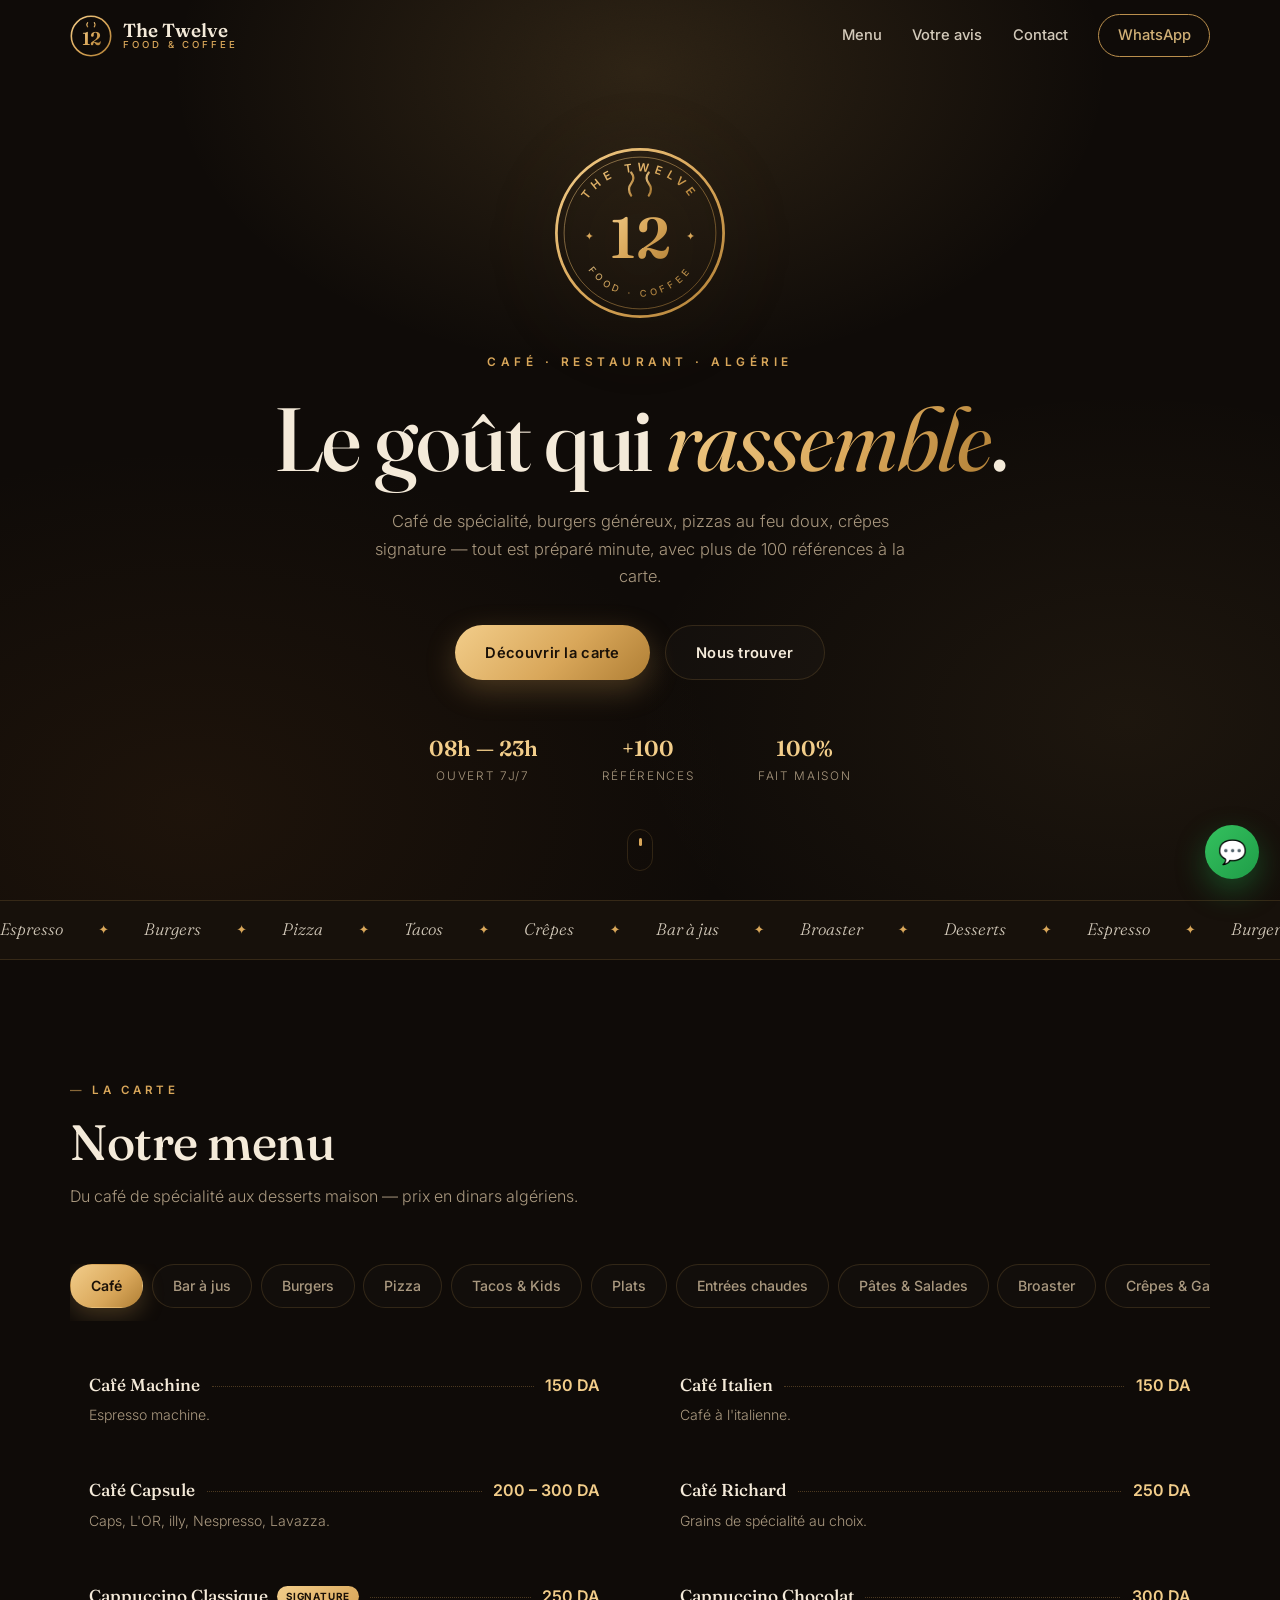
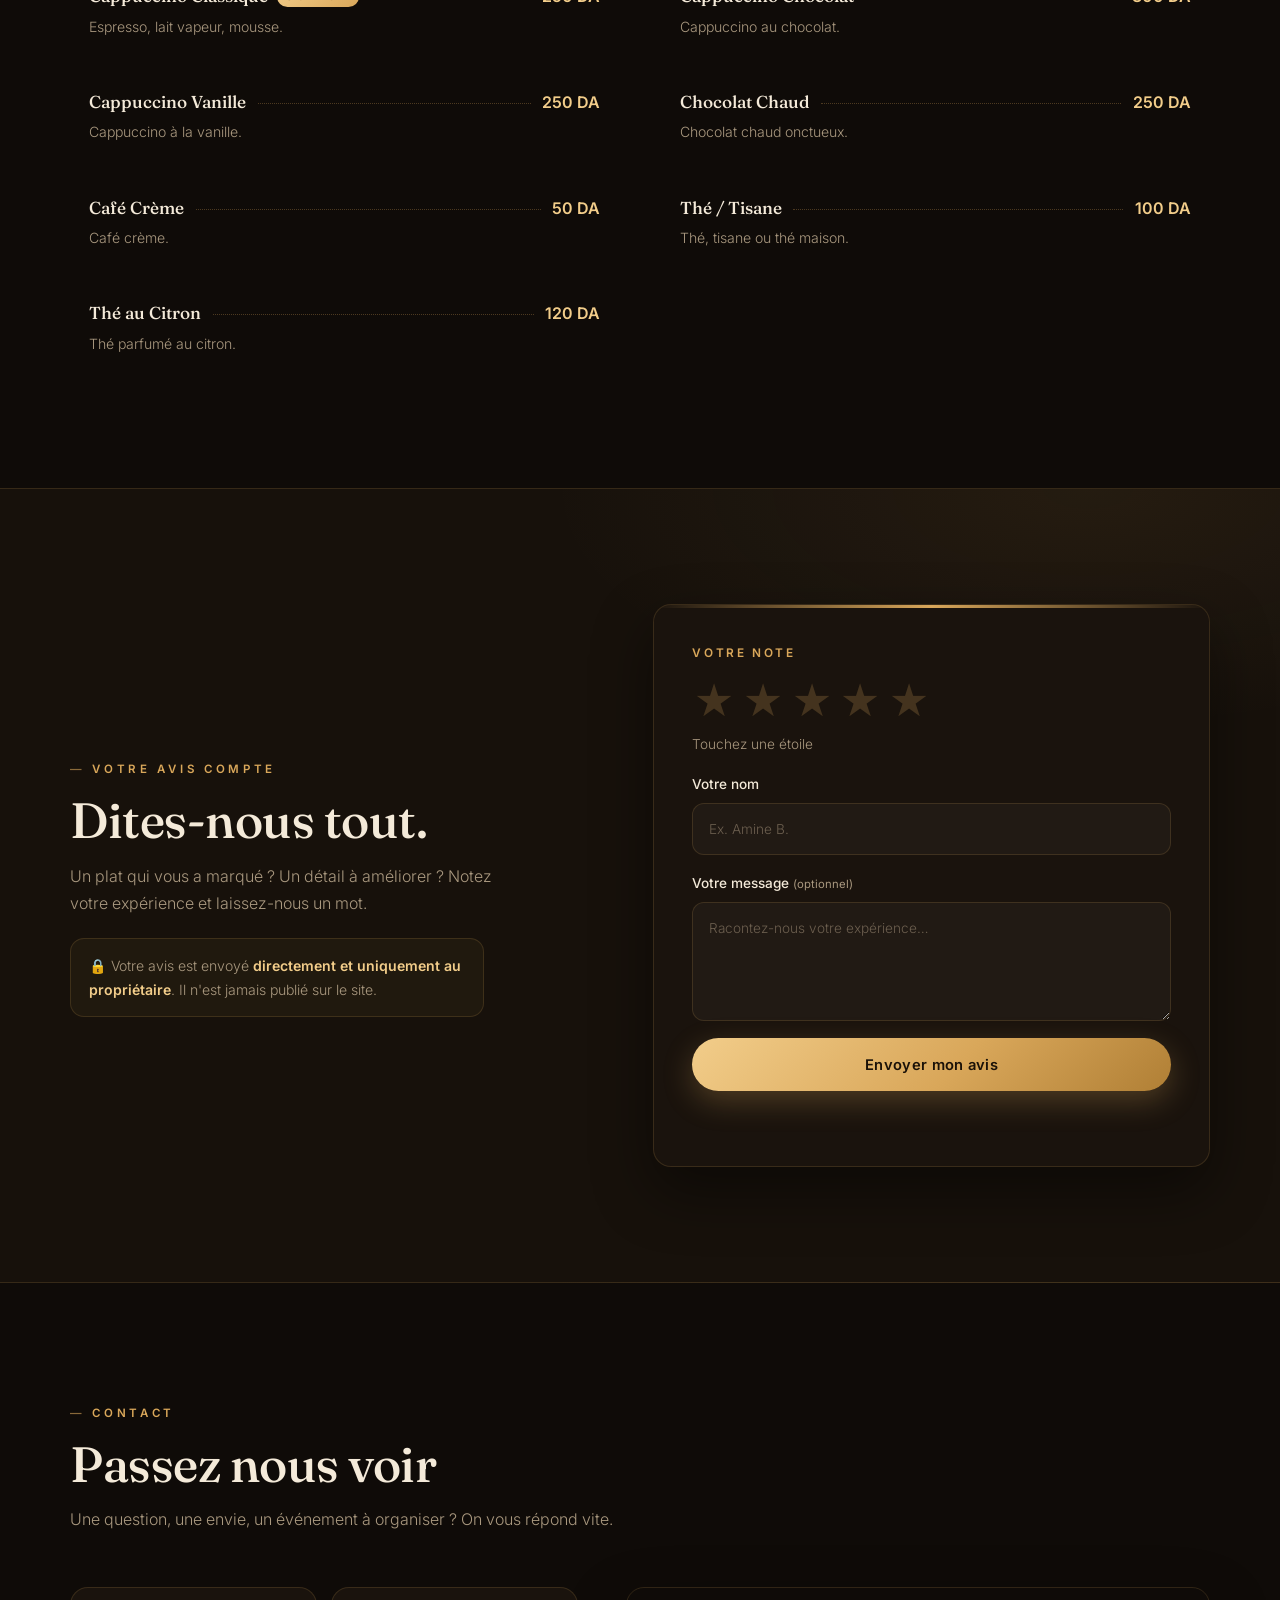
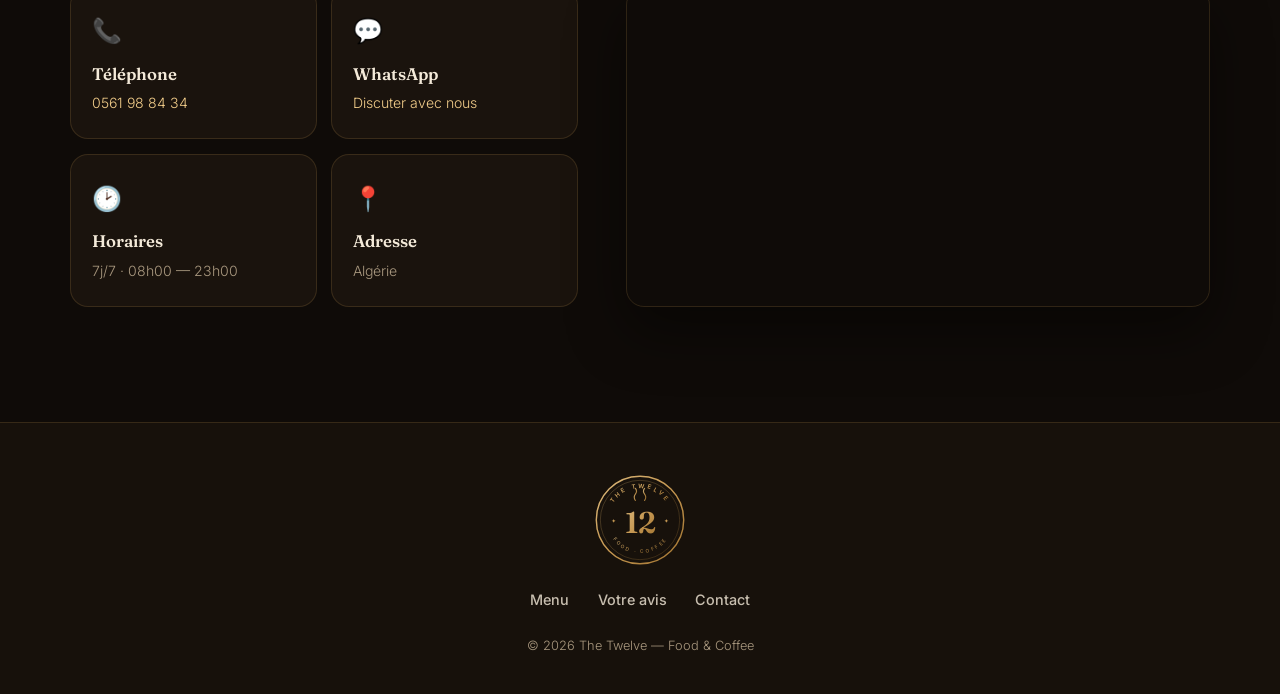
<file: index.html>
<!DOCTYPE html>
<html lang="fr">
<head>
  <meta charset="UTF-8" />
  <meta name="viewport" content="width=device-width, initial-scale=1.0" />
  <title>The Twelve — Café · Restaurant</title>
  <meta name="description" content="The Twelve — Food & Coffee. Café de spécialité, burgers, pizza, crêpes et desserts en Algérie. Découvrez la carte, laissez votre avis et venez nous voir." />
  <meta property="og:title" content="The Twelve — Food & Coffee" />
  <meta property="og:description" content="Café de spécialité, cuisine généreuse et moments à partager. Ouvert 7j/7, 08h—23h." />
  <meta property="og:type" content="website" />
  <link rel="icon" href="data:image/svg+xml,%3Csvg xmlns='http://www.w3.org/2000/svg' viewBox='0 0 100 100'%3E%3Ccircle cx='50' cy='50' r='48' fill='%230f0b08'/%3E%3Ccircle cx='50' cy='50' r='44' fill='none' stroke='%23d9a75a' stroke-width='3'/%3E%3Ctext x='50' y='66' font-size='44' font-family='Georgia,serif' font-weight='700' text-anchor='middle' fill='%23d9a75a'%3E12%3C/text%3E%3C/svg%3E" />
  <link rel="preconnect" href="https://fonts.googleapis.com" />
  <link rel="preconnect" href="https://fonts.gstatic.com" crossorigin />
  <link href="https://fonts.googleapis.com/css2?family=Fraunces:ital,opsz,wght@0,9..144,300;0,9..144,400;0,9..144,500;0,9..144,600;0,9..144,700;1,9..144,400&family=Inter:wght@300;400;500;600;700&display=swap" rel="stylesheet" />
  <link rel="stylesheet" href="styles.css?v=1" />
</head>
<body>

  <!-- ===== SVG defs : logo ===== -->
  <svg width="0" height="0" style="position:absolute" aria-hidden="true">
    <defs>
      <linearGradient id="goldGrad" x1="0" y1="0" x2="1" y2="1">
        <stop offset="0" stop-color="#f2cd8a"/>
        <stop offset=".5" stop-color="#d9a75a"/>
        <stop offset="1" stop-color="#b07f35"/>
      </linearGradient>

      <!-- Badge complet (héro / footer) -->
      <symbol id="logo-badge" viewBox="0 0 160 160">
        <circle cx="80" cy="80" r="76" fill="none" stroke="url(#goldGrad)" stroke-width="2.5"/>
        <circle cx="80" cy="80" r="69" fill="none" stroke="url(#goldGrad)" stroke-width=".8" opacity=".55"/>
        <path id="arc-top" d="M 24 80 A 56 56 0 0 1 136 80" fill="none"/>
        <path id="arc-bottom" d="M 22 80 A 58 58 0 0 0 138 80" fill="none"/>
        <text font-family="Inter, sans-serif" font-size="10.5" font-weight="600" letter-spacing="4.5" fill="url(#goldGrad)">
          <textPath href="#arc-top" startOffset="50%" text-anchor="middle">THE TWELVE</textPath>
        </text>
        <text font-family="Inter, sans-serif" font-size="8.5" font-weight="500" letter-spacing="3.5" fill="url(#goldGrad)" opacity=".85">
          <textPath href="#arc-bottom" startOffset="50%" text-anchor="middle">FOOD &#183; COFFEE</textPath>
        </text>
        <!-- vapeur -->
        <path d="M 72 46 q -4 -6 0 -11 q 4 -5 0 -10" fill="none" stroke="url(#goldGrad)" stroke-width="2" stroke-linecap="round" opacity=".9"/>
        <path d="M 88 46 q 4 -6 0 -11 q -4 -5 0 -10" fill="none" stroke="url(#goldGrad)" stroke-width="2" stroke-linecap="round" opacity=".9"/>
        <!-- numéral -->
        <text x="80" y="103" font-family="Fraunces, Georgia, serif" font-size="52" font-weight="600" text-anchor="middle" fill="url(#goldGrad)">12</text>
        <!-- étoiles latérales -->
        <text x="34" y="86" font-size="10" text-anchor="middle" fill="url(#goldGrad)">&#10022;</text>
        <text x="126" y="86" font-size="10" text-anchor="middle" fill="url(#goldGrad)">&#10022;</text>
        <path d="M 62 118 h 36" stroke="url(#goldGrad)" stroke-width="1" opacity=".7"/>
      </symbol>

      <!-- Monogramme compact (nav) -->
      <symbol id="logo-mark" viewBox="0 0 64 64">
        <circle cx="32" cy="32" r="30" fill="none" stroke="url(#goldGrad)" stroke-width="2.4"/>
        <path d="M 27 18 q -2.6 -3.6 0 -6.5" fill="none" stroke="url(#goldGrad)" stroke-width="1.7" stroke-linecap="round"/>
        <path d="M 37 18 q 2.6 -3.6 0 -6.5" fill="none" stroke="url(#goldGrad)" stroke-width="1.7" stroke-linecap="round"/>
        <text x="32" y="45" font-family="Fraunces, Georgia, serif" font-size="28" font-weight="600" text-anchor="middle" fill="url(#goldGrad)">12</text>
      </symbol>
    </defs>
  </svg>

  <!-- ===== Nav ===== -->
  <header class="nav" id="nav">
    <div class="container nav__inner">
      <a href="#top" class="brand">
        <svg class="brand__mark" aria-hidden="true"><use href="#logo-mark"/></svg>
        <span class="brand__name">The Twelve<small>Food &amp; Coffee</small></span>
      </a>
      <nav class="nav__links" id="navLinks">
        <a href="#menu">Menu</a>
        <a href="#avis">Votre avis</a>
        <a href="#contact">Contact</a>
        <a href="https://wa.me/213561988434" target="_blank" rel="noopener" class="nav__cta">WhatsApp</a>
      </nav>
      <button class="burger" id="burger" aria-label="Ouvrir le menu" aria-expanded="false"><span></span><span></span><span></span></button>
    </div>
  </header>

  <!-- ===== Hero ===== -->
  <section class="hero" id="top">
    <div class="hero__glow" aria-hidden="true"></div>
    <div class="hero__grain" aria-hidden="true"></div>
    <div class="container hero__inner">
      <svg class="hero__badge" aria-hidden="true"><use href="#logo-badge"/></svg>
      <p class="hero__eyebrow">Café &#183; Restaurant &#183; Alg&eacute;rie</p>
      <h1 class="hero__title">Le goût qui <em>rassemble</em>.</h1>
      <p class="hero__lead">Café de spécialité, burgers généreux, pizzas au feu doux, crêpes signature — tout est préparé minute, avec plus de 100 références à la carte.</p>
      <div class="hero__cta">
        <a href="#menu" class="btn btn--gold">Découvrir la carte</a>
        <a href="#contact" class="btn btn--ghost">Nous trouver</a>
      </div>
      <ul class="hero__meta">
        <li><b>08h — 23h</b><span>ouvert 7j/7</span></li>
        <li><b>+100</b><span>références</span></li>
        <li><b>100%</b><span>fait maison</span></li>
      </ul>
    </div>
    <a class="hero__scroll" href="#menu" aria-label="Défiler vers le menu"><span></span></a>
  </section>

  <!-- ===== Marquee ===== -->
  <div class="marquee" aria-hidden="true">
    <div class="marquee__track">
      <span>Espresso</span><i>&#10022;</i><span>Burgers</span><i>&#10022;</i><span>Pizza</span><i>&#10022;</i><span>Tacos</span><i>&#10022;</i><span>Crêpes</span><i>&#10022;</i><span>Bar à jus</span><i>&#10022;</i><span>Broaster</span><i>&#10022;</i><span>Desserts</span><i>&#10022;</i>
      <span>Espresso</span><i>&#10022;</i><span>Burgers</span><i>&#10022;</i><span>Pizza</span><i>&#10022;</i><span>Tacos</span><i>&#10022;</i><span>Crêpes</span><i>&#10022;</i><span>Bar à jus</span><i>&#10022;</i><span>Broaster</span><i>&#10022;</i><span>Desserts</span><i>&#10022;</i>
    </div>
  </div>

  <!-- ===== Menu ===== -->
  <section class="menu section" id="menu">
    <div class="container">
      <header class="section__head reveal">
        <span class="eyebrow">La carte</span>
        <h2>Notre menu</h2>
        <p>Du café de spécialité aux desserts maison — prix en dinars algériens.</p>
      </header>
      <div class="tabs reveal" id="tabs" role="tablist" aria-label="Catégories du menu"></div>
      <div class="menu__list" id="menuList"></div>
    </div>
  </section>

  <!-- ===== Avis ===== -->
  <section class="reviews section section--tinted" id="avis">
    <div class="container reviews__grid">
      <div class="reviews__text reveal">
        <span class="eyebrow">Votre avis compte</span>
        <h2>Dites-nous tout.</h2>
        <p>Un plat qui vous a marqué&nbsp;? Un détail à améliorer&nbsp;? Notez votre expérience et laissez-nous un mot.</p>
        <p class="reviews__privacy"><span aria-hidden="true">&#128274;</span> Votre avis est envoyé <b>directement et uniquement au propriétaire</b>. Il n'est jamais publié sur le site.</p>
      </div>
      <form class="review-card reveal" id="reviewForm" novalidate>
        <p class="review-card__label">Votre note</p>
        <div class="stars" id="stars" role="radiogroup" aria-label="Note sur 5 étoiles">
          <button type="button" class="star" data-value="1" aria-label="1 étoile">&#9733;</button>
          <button type="button" class="star" data-value="2" aria-label="2 étoiles">&#9733;</button>
          <button type="button" class="star" data-value="3" aria-label="3 étoiles">&#9733;</button>
          <button type="button" class="star" data-value="4" aria-label="4 étoiles">&#9733;</button>
          <button type="button" class="star" data-value="5" aria-label="5 étoiles">&#9733;</button>
        </div>
        <p class="stars__hint" id="starsHint">Touchez une étoile</p>
        <label class="field">
          <span>Votre nom</span>
          <input type="text" name="nom" id="revName" placeholder="Ex. Amine B." required autocomplete="name" />
        </label>
        <label class="field">
          <span>Votre message <small>(optionnel)</small></span>
          <textarea name="message" id="revMessage" rows="4" placeholder="Racontez-nous votre expérience…"></textarea>
        </label>
        <button type="submit" class="btn btn--gold review-card__submit" id="revSubmit">Envoyer mon avis</button>
        <p class="review-card__status" id="revStatus" role="status"></p>
      </form>
    </div>
  </section>

  <!-- ===== Contact ===== -->
  <section class="contact section" id="contact">
    <div class="container">
      <header class="section__head reveal">
        <span class="eyebrow">Contact</span>
        <h2>Passez nous voir</h2>
        <p>Une question, une envie, un événement à organiser&nbsp;? On vous répond vite.</p>
      </header>
      <div class="contact__grid">
        <div class="contact__cards reveal">
          <a class="c-card" href="tel:+213561988434">
            <span class="c-card__ic" aria-hidden="true">&#128222;</span>
            <b>Téléphone</b>
            <span>0561 98 84 34</span>
          </a>
          <a class="c-card" href="https://wa.me/213561988434" target="_blank" rel="noopener">
            <span class="c-card__ic" aria-hidden="true">&#128172;</span>
            <b>WhatsApp</b>
            <span>Discuter avec nous</span>
          </a>
          <div class="c-card">
            <span class="c-card__ic" aria-hidden="true">&#128337;</span>
            <b>Horaires</b>
            <span>7j/7 &#183; 08h00 — 23h00</span>
          </div>
          <div class="c-card">
            <span class="c-card__ic" aria-hidden="true">&#128205;</span>
            <b>Adresse</b>
            <span>Algérie</span>
          </div>
        </div>
        <div class="contact__map reveal">
          <iframe title="Localisation The Twelve" src="https://www.google.com/maps?q=Alger,Alg%C3%A9rie&output=embed" loading="lazy" referrerpolicy="no-referrer-when-downgrade"></iframe>
        </div>
      </div>
    </div>
  </section>

  <!-- ===== Footer ===== -->
  <footer class="footer">
    <div class="container footer__inner">
      <svg class="footer__badge" aria-hidden="true"><use href="#logo-badge"/></svg>
      <nav class="footer__nav">
        <a href="#menu">Menu</a>
        <a href="#avis">Votre avis</a>
        <a href="#contact">Contact</a>
      </nav>
      <p class="footer__copy">© <span id="year"></span> The Twelve — Food &amp; Coffee</p>
    </div>
  </footer>

  <a href="https://wa.me/213561988434" target="_blank" rel="noopener" class="fab" aria-label="WhatsApp">&#128172;</a>
  <button class="to-top" id="toTop" aria-label="Retour en haut">&#8593;</button>

  <script src="script.js?v=1"></script>
</body>
</html>
</file>
<file: styles.css>
/* ============================================================
   The Twelve — Food & Coffee
   Thème : espresso profond + or
   ============================================================ */

:root {
  --bg: #0f0b08;
  --bg-2: #17110b;
  --bg-3: #1e1710;
  --card: #1a130d;
  --line: rgba(217, 167, 90, 0.16);
  --gold: #d9a75a;
  --gold-hi: #f2cd8a;
  --gold-lo: #b07f35;
  --cream: #f4ead9;
  --muted: #a9987f;
  --font-display: "Fraunces", Georgia, serif;
  --font-body: "Inter", system-ui, sans-serif;
  --radius: 18px;
  --shadow: 0 24px 60px rgba(0, 0, 0, 0.45);
}

* { margin: 0; padding: 0; box-sizing: border-box; }

html { scroll-behavior: smooth; }

body {
  background: var(--bg);
  color: var(--cream);
  font-family: var(--font-body);
  font-weight: 300;
  line-height: 1.65;
  -webkit-font-smoothing: antialiased;
  overflow-x: hidden;
}

img, svg, iframe { display: block; max-width: 100%; }
a { color: inherit; text-decoration: none; }
button { font: inherit; color: inherit; background: none; border: 0; cursor: pointer; }

.container { width: min(1140px, 92vw); margin-inline: auto; }
.section { padding: clamp(4.5rem, 9vw, 7.5rem) 0; }
.section--tinted {
  background:
    radial-gradient(900px 400px at 85% 0%, rgba(217, 167, 90, 0.07), transparent 60%),
    var(--bg-2);
  border-block: 1px solid var(--line);
}

/* ---------- Typo ---------- */
h1, h2, h3 { font-family: var(--font-display); font-weight: 500; line-height: 1.12; }
h2 { font-size: clamp(2rem, 4.4vw, 3.1rem); letter-spacing: -0.01em; }

.eyebrow {
  display: inline-block;
  font-size: 0.72rem;
  font-weight: 600;
  letter-spacing: 0.32em;
  text-transform: uppercase;
  color: var(--gold);
  margin-bottom: 0.9rem;
}
.eyebrow::before { content: "— "; opacity: 0.6; }

.section__head { max-width: 620px; margin-bottom: clamp(2.2rem, 5vw, 3.4rem); }
.section__head p { color: var(--muted); margin-top: 0.8rem; }

/* ---------- Boutons ---------- */
.btn {
  display: inline-flex;
  align-items: center;
  justify-content: center;
  gap: 0.5rem;
  padding: 0.9rem 1.9rem;
  border-radius: 999px;
  font-weight: 600;
  font-size: 0.92rem;
  letter-spacing: 0.02em;
  transition: transform 0.25s ease, box-shadow 0.25s ease, background 0.25s ease, color 0.25s ease;
}
.btn--gold {
  background: linear-gradient(135deg, var(--gold-hi), var(--gold) 55%, var(--gold-lo));
  color: #1a1108;
  box-shadow: 0 10px 30px rgba(217, 167, 90, 0.28);
}
.btn--gold:hover { transform: translateY(-2px); box-shadow: 0 16px 38px rgba(217, 167, 90, 0.4); }
.btn--ghost { border: 1px solid var(--line); color: var(--cream); background: rgba(255, 255, 255, 0.02); }
.btn--ghost:hover { border-color: var(--gold); color: var(--gold-hi); transform: translateY(-2px); }

/* ---------- Nav ---------- */
.nav {
  position: fixed;
  inset: 0 0 auto 0;
  z-index: 60;
  padding: 0.9rem 0;
  transition: background 0.3s ease, box-shadow 0.3s ease, padding 0.3s ease;
}
.nav.is-stuck {
  padding: 0.55rem 0;
  background: rgba(15, 11, 8, 0.82);
  backdrop-filter: blur(14px);
  -webkit-backdrop-filter: blur(14px);
  box-shadow: 0 1px 0 var(--line);
}
.nav__inner { display: flex; align-items: center; justify-content: space-between; gap: 1rem; }

.brand { display: flex; align-items: center; gap: 0.7rem; }
.brand__mark { width: 42px; height: 42px; }
.brand__name {
  font-family: var(--font-display);
  font-size: 1.18rem;
  font-weight: 600;
  line-height: 1.05;
  display: flex;
  flex-direction: column;
}
.brand__name small {
  font-family: var(--font-body);
  font-size: 0.6rem;
  font-weight: 500;
  letter-spacing: 0.3em;
  text-transform: uppercase;
  color: var(--gold);
}

.nav__links { display: flex; align-items: center; gap: 1.9rem; font-size: 0.92rem; font-weight: 500; }
.nav__links a { position: relative; opacity: 0.85; transition: opacity 0.2s; }
.nav__links a:hover { opacity: 1; }
.nav__links a:not(.nav__cta)::after {
  content: "";
  position: absolute;
  left: 0; right: 100%; bottom: -5px;
  height: 1.5px;
  background: var(--gold);
  transition: right 0.28s ease;
}
.nav__links a:not(.nav__cta):hover::after { right: 0; }
.nav__cta {
  padding: 0.5rem 1.15rem;
  border: 1px solid var(--gold);
  border-radius: 999px;
  color: var(--gold-hi);
  transition: background 0.25s, color 0.25s;
}
.nav__cta:hover { background: var(--gold); color: #1a1108; }

.burger { display: none; flex-direction: column; gap: 5px; padding: 0.6rem; z-index: 70; }
.burger span { width: 24px; height: 2px; background: var(--cream); border-radius: 2px; transition: transform 0.3s ease, opacity 0.3s ease; }
.burger.open span:nth-child(1) { transform: translateY(7px) rotate(45deg); }
.burger.open span:nth-child(2) { opacity: 0; }
.burger.open span:nth-child(3) { transform: translateY(-7px) rotate(-45deg); }

/* ---------- Hero ---------- */
.hero {
  position: relative;
  min-height: 100svh;
  display: grid;
  place-items: center;
  text-align: center;
  padding: 7rem 0 5rem;
  overflow: hidden;
  isolation: isolate;
}
.hero__glow {
  position: absolute;
  inset: 0;
  z-index: -2;
  background:
    radial-gradient(720px 460px at 50% 8%, rgba(217, 167, 90, 0.16), transparent 65%),
    radial-gradient(900px 600px at 15% 90%, rgba(120, 70, 25, 0.14), transparent 60%),
    radial-gradient(900px 600px at 88% 80%, rgba(217, 167, 90, 0.07), transparent 55%);
}
.hero__grain {
  position: absolute;
  inset: 0;
  z-index: -1;
  opacity: 0.5;
  background-image: url("data:image/svg+xml,%3Csvg xmlns='http://www.w3.org/2000/svg' width='140' height='140'%3E%3Cfilter id='n'%3E%3CfeTurbulence type='fractalNoise' baseFrequency='.85' numOctaves='2'/%3E%3CfeColorMatrix values='0 0 0 0 0 0 0 0 0 0 0 0 0 0 0 0 0 0 .05 0'/%3E%3C/filter%3E%3Crect width='140' height='140' filter='url(%23n)'/%3E%3C/svg%3E");
}
.hero__badge {
  width: clamp(130px, 17vw, 176px);
  height: clamp(130px, 17vw, 176px);
  margin: 0 auto 2rem;
  filter: drop-shadow(0 12px 40px rgba(217, 167, 90, 0.25));
  animation: badge-in 1.1s cubic-bezier(0.2, 0.7, 0.2, 1) both;
}
.hero__eyebrow {
  font-size: 0.74rem;
  font-weight: 600;
  letter-spacing: 0.38em;
  text-transform: uppercase;
  color: var(--gold);
  animation: rise 0.9s 0.15s cubic-bezier(0.2, 0.7, 0.2, 1) both;
}
.hero__title {
  font-size: clamp(2.9rem, 8.5vw, 5.6rem);
  margin: 1rem 0 1.2rem;
  letter-spacing: -0.015em;
  animation: rise 0.9s 0.25s cubic-bezier(0.2, 0.7, 0.2, 1) both;
}
.hero__title em {
  font-style: italic;
  font-weight: 400;
  background: linear-gradient(120deg, var(--gold-hi), var(--gold) 60%, var(--gold-lo));
  -webkit-background-clip: text;
  background-clip: text;
  color: transparent;
}
.hero__lead {
  max-width: 560px;
  margin: 0 auto;
  color: var(--muted);
  font-size: 1.03rem;
  animation: rise 0.9s 0.35s cubic-bezier(0.2, 0.7, 0.2, 1) both;
}
.hero__cta {
  display: flex;
  gap: 0.9rem;
  justify-content: center;
  flex-wrap: wrap;
  margin-top: 2.2rem;
  animation: rise 0.9s 0.45s cubic-bezier(0.2, 0.7, 0.2, 1) both;
}
.hero__meta {
  list-style: none;
  display: flex;
  justify-content: center;
  gap: clamp(1.8rem, 6vw, 4rem);
  margin-top: 3.2rem;
  animation: rise 0.9s 0.55s cubic-bezier(0.2, 0.7, 0.2, 1) both;
}
.hero__meta li { display: flex; flex-direction: column; }
.hero__meta b { font-family: var(--font-display); font-size: 1.35rem; font-weight: 600; color: var(--gold-hi); }
.hero__meta span { font-size: 0.74rem; letter-spacing: 0.14em; text-transform: uppercase; color: var(--muted); }

.hero__scroll {
  position: absolute;
  bottom: 1.8rem;
  left: 50%;
  translate: -50% 0;
  width: 26px;
  height: 42px;
  border: 1.5px solid var(--line);
  border-radius: 999px;
  display: grid;
  justify-items: center;
  padding-top: 8px;
}
.hero__scroll span {
  width: 3px;
  height: 8px;
  border-radius: 3px;
  background: var(--gold);
  animation: scroll-dot 1.8s ease-in-out infinite;
}

@keyframes rise { from { opacity: 0; transform: translateY(26px); } to { opacity: 1; transform: none; } }
@keyframes badge-in { from { opacity: 0; transform: scale(0.85) rotate(-6deg); } to { opacity: 1; transform: none; } }
@keyframes scroll-dot { 0%, 100% { transform: translateY(0); opacity: 1; } 55% { transform: translateY(12px); opacity: 0; } }

/* ---------- Marquee ---------- */
.marquee {
  border-block: 1px solid var(--line);
  background: var(--bg-2);
  overflow: hidden;
  padding: 0.95rem 0;
}
.marquee__track {
  display: flex;
  align-items: center;
  gap: 2.2rem;
  width: max-content;
  animation: marquee 30s linear infinite;
}
.marquee__track span {
  font-family: var(--font-display);
  font-style: italic;
  font-size: 1.05rem;
  color: var(--cream);
  opacity: 0.85;
  white-space: nowrap;
}
.marquee__track i { color: var(--gold); font-style: normal; font-size: 0.8rem; }
@keyframes marquee { to { transform: translateX(-50%); } }

/* ---------- Menu ---------- */
.tabs {
  display: flex;
  gap: 0.55rem;
  overflow-x: auto;
  padding-bottom: 0.8rem;
  margin-bottom: 2rem;
  scrollbar-width: thin;
  scrollbar-color: var(--line) transparent;
}
.tab {
  flex: none;
  padding: 0.6rem 1.25rem;
  border: 1px solid var(--line);
  border-radius: 999px;
  font-size: 0.88rem;
  font-weight: 500;
  color: var(--muted);
  background: rgba(255, 255, 255, 0.015);
  transition: color 0.22s, border-color 0.22s, background 0.22s, transform 0.22s;
}
.tab:hover { color: var(--cream); border-color: rgba(217, 167, 90, 0.45); transform: translateY(-1px); }
.tab.is-active {
  background: linear-gradient(135deg, var(--gold-hi), var(--gold) 60%, var(--gold-lo));
  border-color: transparent;
  color: #1a1108;
  font-weight: 600;
  box-shadow: 0 8px 22px rgba(217, 167, 90, 0.25);
}

.menu__list {
  display: grid;
  grid-template-columns: repeat(2, 1fr);
  gap: 0.9rem 2.6rem;
}
.m-item {
  padding: 1.05rem 1.15rem;
  border: 1px solid transparent;
  border-radius: 14px;
  animation: item-in 0.5s cubic-bezier(0.2, 0.7, 0.2, 1) both;
  transition: background 0.25s, border-color 0.25s;
}
.m-item:hover { background: var(--card); border-color: var(--line); }
@keyframes item-in { from { opacity: 0; transform: translateY(14px); } to { opacity: 1; transform: none; } }

.m-item__head { display: flex; align-items: baseline; gap: 0.7rem; }
.m-item__name { font-family: var(--font-display); font-size: 1.08rem; font-weight: 500; }
.m-tag {
  display: inline-block;
  margin-left: 0.55rem;
  padding: 0.14rem 0.55rem;
  border-radius: 999px;
  font-family: var(--font-body);
  font-size: 0.62rem;
  font-weight: 700;
  letter-spacing: 0.08em;
  text-transform: uppercase;
  color: #1a1108;
  background: linear-gradient(135deg, var(--gold-hi), var(--gold));
  vertical-align: 2px;
}
.m-item__dots {
  flex: 1;
  border-bottom: 1.5px dotted rgba(217, 167, 90, 0.3);
  transform: translateY(-4px);
}
.m-item__price { font-weight: 600; color: var(--gold-hi); white-space: nowrap; text-align: right; }
.m-item__price small { display: block; font-size: 0.66rem; font-weight: 500; color: var(--muted); letter-spacing: 0.04em; }
.m-item__desc { font-size: 0.88rem; color: var(--muted); margin-top: 0.25rem; }

/* ---------- Avis ---------- */
.reviews__grid {
  display: grid;
  grid-template-columns: 1fr 1.1fr;
  gap: clamp(2.5rem, 6vw, 5rem);
  align-items: center;
}
.reviews__text p { color: var(--muted); margin-top: 0.9rem; max-width: 46ch; }
.reviews__privacy {
  margin-top: 1.4rem !important;
  padding: 0.95rem 1.15rem;
  border: 1px solid var(--line);
  border-radius: 14px;
  background: rgba(217, 167, 90, 0.05);
  font-size: 0.88rem;
}
.reviews__privacy b { color: var(--gold-hi); font-weight: 600; }

.review-card {
  background: var(--card);
  border: 1px solid var(--line);
  border-radius: var(--radius);
  box-shadow: var(--shadow);
  padding: clamp(1.6rem, 4vw, 2.4rem);
  display: flex;
  flex-direction: column;
  gap: 1.1rem;
  position: relative;
  overflow: hidden;
}
.review-card::before {
  content: "";
  position: absolute;
  inset: 0 0 auto 0;
  height: 3px;
  background: linear-gradient(90deg, transparent, var(--gold), transparent);
}
.review-card__label {
  font-size: 0.74rem;
  font-weight: 600;
  letter-spacing: 0.22em;
  text-transform: uppercase;
  color: var(--gold);
}

.stars { display: flex; gap: 0.35rem; }
.star {
  font-size: 2.5rem;
  line-height: 1;
  color: rgba(217, 167, 90, 0.22);
  transition: color 0.15s ease, transform 0.15s ease;
  padding: 0.1rem;
}
.star.is-lit { color: var(--gold); text-shadow: 0 0 22px rgba(217, 167, 90, 0.45); }
.star:hover { transform: scale(1.18) rotate(-6deg); }
.star:active { transform: scale(0.95); }
.stars__hint { font-size: 0.85rem; color: var(--muted); min-height: 1.3em; margin-top: -0.5rem; }
.stars__hint.is-set { color: var(--gold-hi); font-weight: 500; }

.field { display: flex; flex-direction: column; gap: 0.45rem; font-size: 0.85rem; font-weight: 500; }
.field small { color: var(--muted); font-weight: 400; }
.field input,
.field textarea {
  font: inherit;
  font-weight: 300;
  color: var(--cream);
  background: rgba(255, 255, 255, 0.03);
  border: 1px solid var(--line);
  border-radius: 12px;
  padding: 0.85rem 1rem;
  transition: border-color 0.2s, background 0.2s;
  resize: vertical;
}
.field input:focus,
.field textarea:focus {
  outline: none;
  border-color: var(--gold);
  background: rgba(217, 167, 90, 0.05);
}
.field input::placeholder,
.field textarea::placeholder { color: rgba(169, 152, 127, 0.55); }

.review-card__submit { width: 100%; }
.review-card__submit:disabled { opacity: 0.55; cursor: wait; transform: none; }
.review-card__status { font-size: 0.88rem; min-height: 1.3em; text-align: center; }
.review-card__status.ok { color: #8fd694; }
.review-card__status.err { color: #e08f8f; }

.review-card--sent { text-align: center; gap: 0.6rem; }
.review-card--sent .sent-ic { font-size: 3rem; }
.review-card--sent h3 { font-size: 1.6rem; color: var(--gold-hi); }
.review-card--sent p { color: var(--muted); }

/* ---------- Contact ---------- */
.contact__grid {
  display: grid;
  grid-template-columns: 1fr 1.15fr;
  gap: clamp(1.5rem, 4vw, 3rem);
  align-items: stretch;
}
.contact__cards { display: grid; grid-template-columns: 1fr 1fr; gap: 0.9rem; }
.c-card {
  display: flex;
  flex-direction: column;
  gap: 0.2rem;
  justify-content: center;
  padding: 1.4rem 1.3rem;
  background: var(--card);
  border: 1px solid var(--line);
  border-radius: var(--radius);
  transition: transform 0.25s ease, border-color 0.25s ease, box-shadow 0.25s ease;
}
a.c-card:hover { transform: translateY(-4px); border-color: rgba(217, 167, 90, 0.5); box-shadow: var(--shadow); }
.c-card__ic { font-size: 1.5rem; margin-bottom: 0.4rem; }
.c-card b { font-family: var(--font-display); font-size: 1.05rem; font-weight: 600; }
.c-card span:last-child { font-size: 0.88rem; color: var(--muted); }
a.c-card span:last-child { color: var(--gold-hi); }

.contact__map {
  border: 1px solid var(--line);
  border-radius: var(--radius);
  overflow: hidden;
  min-height: 320px;
  box-shadow: var(--shadow);
}
.contact__map iframe { width: 100%; height: 100%; border: 0; filter: grayscale(0.35) contrast(1.05); }

/* ---------- Footer ---------- */
.footer { border-top: 1px solid var(--line); background: var(--bg-2); padding: 3.2rem 0 2.4rem; }
.footer__inner { display: flex; flex-direction: column; align-items: center; gap: 1.4rem; text-align: center; }
.footer__badge { width: 92px; height: 92px; opacity: 0.9; }
.footer__nav { display: flex; gap: 1.8rem; font-size: 0.9rem; font-weight: 500; }
.footer__nav a { opacity: 0.8; transition: opacity 0.2s, color 0.2s; }
.footer__nav a:hover { opacity: 1; color: var(--gold-hi); }
.footer__copy { font-size: 0.8rem; color: var(--muted); }

/* ---------- Flottants ---------- */
.fab {
  position: fixed;
  right: 1.3rem;
  bottom: 1.3rem;
  z-index: 50;
  width: 54px;
  height: 54px;
  display: grid;
  place-items: center;
  font-size: 1.45rem;
  border-radius: 50%;
  background: linear-gradient(135deg, #34c15e, #1f9d48);
  box-shadow: 0 12px 30px rgba(31, 157, 72, 0.4);
  transition: transform 0.25s ease;
}
.fab:hover { transform: translateY(-3px) scale(1.05); }

.to-top {
  position: fixed;
  right: 1.45rem;
  bottom: 5.6rem;
  z-index: 50;
  width: 44px;
  height: 44px;
  border-radius: 50%;
  border: 1px solid var(--line);
  background: rgba(26, 19, 13, 0.85);
  backdrop-filter: blur(8px);
  color: var(--gold-hi);
  opacity: 0;
  pointer-events: none;
  translate: 0 10px;
  transition: opacity 0.3s, translate 0.3s;
}
.to-top.show { opacity: 1; pointer-events: auto; translate: 0 0; }

/* ---------- Reveal ---------- */
.reveal { opacity: 0; transform: translateY(30px); transition: opacity 0.8s cubic-bezier(0.2, 0.7, 0.2, 1), transform 0.8s cubic-bezier(0.2, 0.7, 0.2, 1); }
.reveal.in { opacity: 1; transform: none; }

/* ---------- Responsive ---------- */
@media (max-width: 900px) {
  .menu__list { grid-template-columns: 1fr; }
  .reviews__grid, .contact__grid { grid-template-columns: 1fr; }
  .contact__map { min-height: 280px; }
}

@media (max-width: 760px) {
  .burger { display: flex; }
  .nav__links {
    position: fixed;
    inset: 0;
    z-index: 65;
    flex-direction: column;
    justify-content: center;
    gap: 2rem;
    font-size: 1.35rem;
    background: rgba(15, 11, 8, 0.97);
    backdrop-filter: blur(16px);
    -webkit-backdrop-filter: blur(16px);
    opacity: 0;
    visibility: hidden;
    transition: opacity 0.3s ease, visibility 0.3s ease;
  }
  .nav__links.open { opacity: 1; visibility: visible; }
  body.menu-open { overflow: hidden; }
  .brand { position: relative; z-index: 70; }
  .hero__meta { gap: 1.6rem; }
  .star { font-size: 2.15rem; }
}

@media (prefers-reduced-motion: reduce) {
  *, *::before, *::after { animation-duration: 0.01ms !important; animation-iteration-count: 1 !important; transition-duration: 0.01ms !important; }
  html { scroll-behavior: auto; }
  .reveal { opacity: 1; transform: none; }
}
</file>
